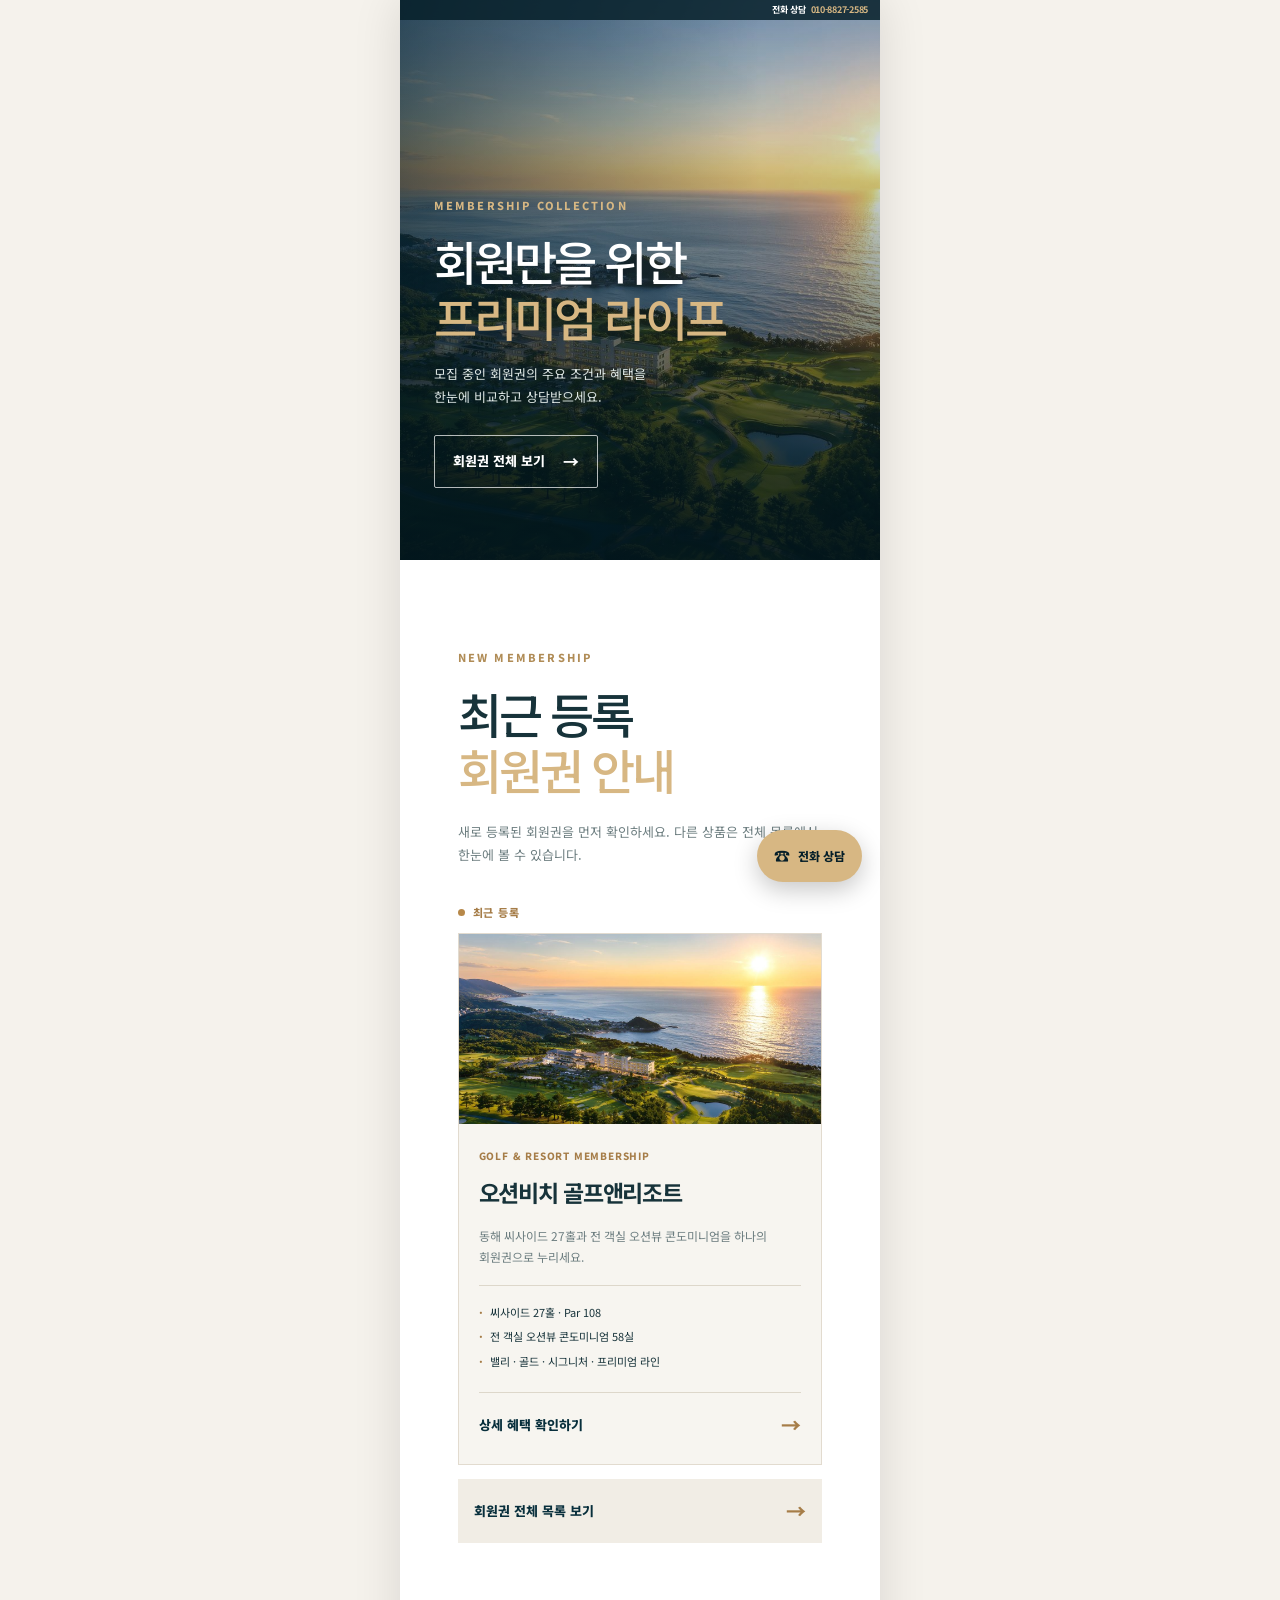
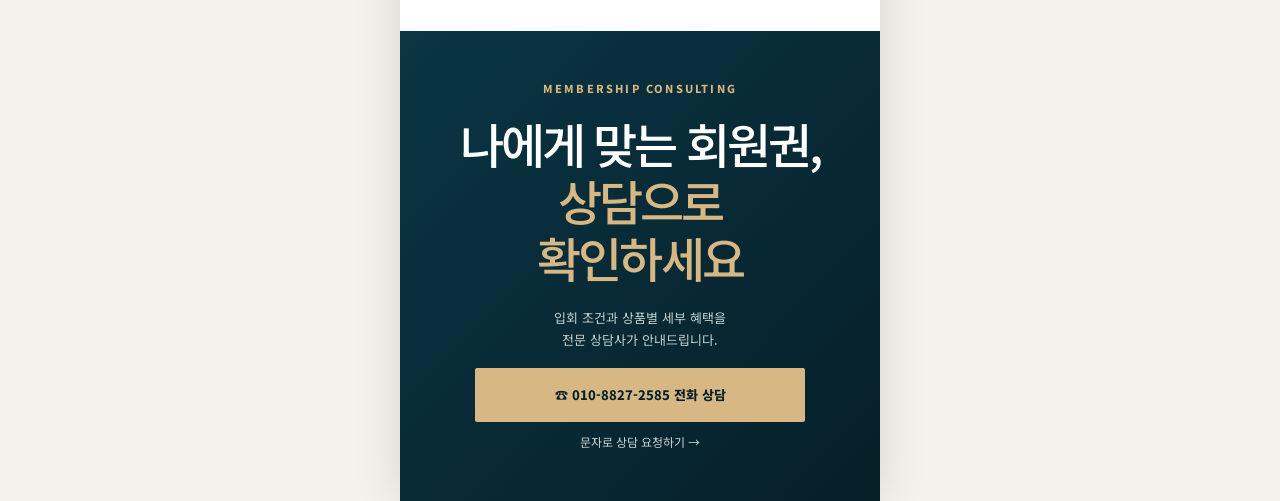
<file: index.html>
<!doctype html>
<html lang="ko">
<head>
  <meta charset="utf-8" />
  <meta name="viewport" content="width=device-width, initial-scale=1, viewport-fit=cover" />
  <meta name="theme-color" content="#082f3c" />
  <meta name="description" content="신규 회원권 안내｜모집 조건과 상담 방법을 확인하세요." />
  <meta property="og:type" content="website" />
  <meta property="og:site_name" content="신규 회원권 안내" />
  <meta property="og:title" content="신규 회원권 안내" />
  <meta property="og:description" content="새롭게 등록된 회원권의 상세 혜택과 상담 방법을 안내드립니다." />
  <meta property="og:image" content="assets/ob-course.jpg" />
  <meta property="og:image:alt" content="신규 회원권 안내" />
  <meta name="twitter:card" content="summary_large_image" />
  <title>신규 회원권 안내</title>
  <link rel="preconnect" href="https://fonts.googleapis.com" />
  <link rel="preconnect" href="https://fonts.gstatic.com" crossorigin />
  <link href="https://fonts.googleapis.com/css2?family=Noto+Sans+KR:wght@400;500;600;700;800&family=Playfair+Display:wght@600;700&display=swap" rel="stylesheet" />
  <link rel="stylesheet" href="styles.css" />
  <link rel="stylesheet" href="responsive.css" />
  <link rel="stylesheet" href="catalog.css" />
</head>
<body class="catalog-page catalog-index" data-latest-sharing-page="true">
  <header class="topbar catalog-topbar">
    <a class="top-call" href="tel:01088272585">전화 상담 <span>010-8827-2585</span></a>
  </header>
  <main>
    <section class="catalog-hero">
      <div class="catalog-hero-image"></div><div class="catalog-hero-shade"></div>
      <div class="catalog-hero-copy"><p class="eyebrow light">MEMBERSHIP COLLECTION</p><h1>회원만을 위한<br /><em>프리미엄 라이프</em></h1><p>모집 중인 회원권의 주요 조건과 혜택을<br />한눈에 비교하고 상담받으세요.</p><a class="button button-light" href="memberships/">회원권 전체 보기 <span>→</span></a></div>
    </section>
    <section id="membership-list" class="catalog-list section-pad">
      <p class="eyebrow">NEW MEMBERSHIP</p><h2>최근 등록<br /><em>회원권 안내</em></h2><p class="body-copy">새로 등록된 회원권을 먼저 확인하세요. 다른 상품은 전체 목록에서 한눈에 볼 수 있습니다.</p>
      <p class="latest-label"><span></span> 최근 등록</p>
      <div data-membership-latest></div>
      <a class="item-link catalog-all-link" href="memberships/">회원권 전체 목록 보기 <span>→</span></a>
    </section>
    <section class="catalog-callout section-pad"><p class="eyebrow light">MEMBERSHIP CONSULTING</p><h2>나에게 맞는 회원권,<br /><em>상담으로 확인하세요</em></h2><p>입회 조건과 상품별 세부 혜택을<br />전문 상담사가 안내드립니다.</p><a class="button button-gold" href="tel:01088272585">☎ 010-8827-2585 전화 상담</a><a class="sms-link" href="sms:01088272585?body=오션비치 회원권 상담 요청드립니다.">문자로 상담 요청하기 →</a></section>
  </main>
  <a class="floating-call" href="tel:01088272585" aria-label="전화 상담">☎ <span>전화 상담</span></a>
  <script src="membership-data.js"></script>
</body>
</html>
</file>
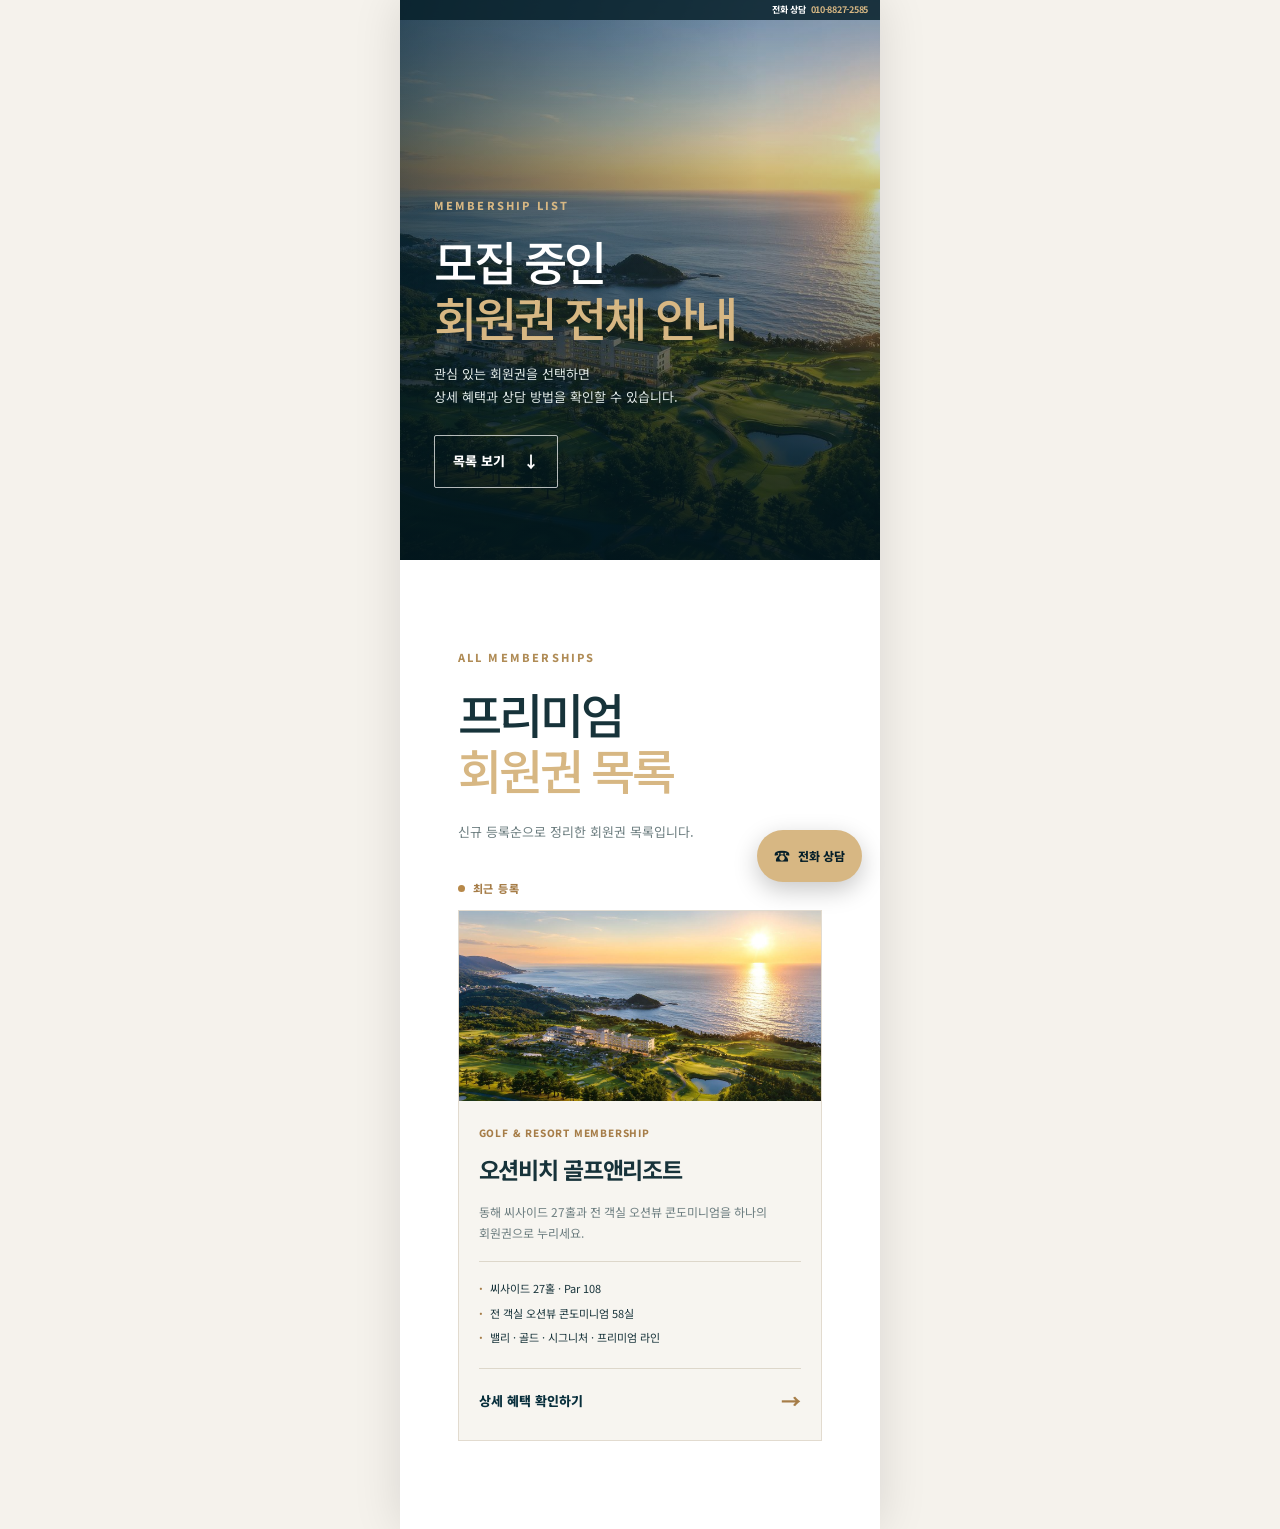
<file: memberships/index.html>
<!doctype html>
<html lang="ko">
<head>
  <meta charset="utf-8" />
  <base href="../" />
  <meta name="viewport" content="width=device-width, initial-scale=1, viewport-fit=cover" />
  <meta name="theme-color" content="#082f3c" />
  <meta name="description" content="모집 중인 프리미엄 골프·리조트 회원권 전체 목록" />
  <meta property="og:type" content="website" />
  <meta property="og:site_name" content="프리미엄 회원권 안내" />
  <meta property="og:title" content="회원권 전체 목록" />
  <meta property="og:description" content="현재 모집 중인 회원권과 주요 혜택을 한눈에 확인하세요." />
  <meta property="og:image" content="assets/ob-aerial.jpg" />
  <meta name="twitter:card" content="summary_large_image" />
  <title>회원권 전체 목록</title>
  <link rel="preconnect" href="https://fonts.googleapis.com" />
  <link rel="preconnect" href="https://fonts.gstatic.com" crossorigin />
  <link href="https://fonts.googleapis.com/css2?family=Noto+Sans+KR:wght@400;500;600;700;800&family=Playfair+Display:wght@600;700&display=swap" rel="stylesheet" />
  <link rel="stylesheet" href="styles.css" />
  <link rel="stylesheet" href="responsive.css" />
  <link rel="stylesheet" href="catalog.css" />
</head>
<body class="catalog-page catalog-index">
  <header class="topbar catalog-topbar"><a class="top-call" href="tel:01088272585">전화 상담 <span>010-8827-2585</span></a></header>
  <main>
    <section class="catalog-hero">
      <div class="catalog-hero-image"></div><div class="catalog-hero-shade"></div>
      <div class="catalog-hero-copy"><p class="eyebrow light">MEMBERSHIP LIST</p><h1>모집 중인<br /><em>회원권 전체 안내</em></h1><p>관심 있는 회원권을 선택하면<br />상세 혜택과 상담 방법을 확인할 수 있습니다.</p><a class="button button-light" href="#membership-list">목록 보기 <span>↓</span></a></div>
    </section>
    <section id="membership-list" class="catalog-list section-pad">
      <p class="eyebrow">ALL MEMBERSHIPS</p><h2>프리미엄<br /><em>회원권 목록</em></h2><p class="body-copy">신규 등록순으로 정리한 회원권 목록입니다.</p>
      <p class="latest-label"><span></span> 최근 등록</p>
      <div data-membership-list></div>
    </section>
  </main>
  <a class="floating-call" href="tel:01088272585" aria-label="전화 상담">☎ <span>전화 상담</span></a>
  <script src="membership-data.js"></script>
</body>
</html>
</file>
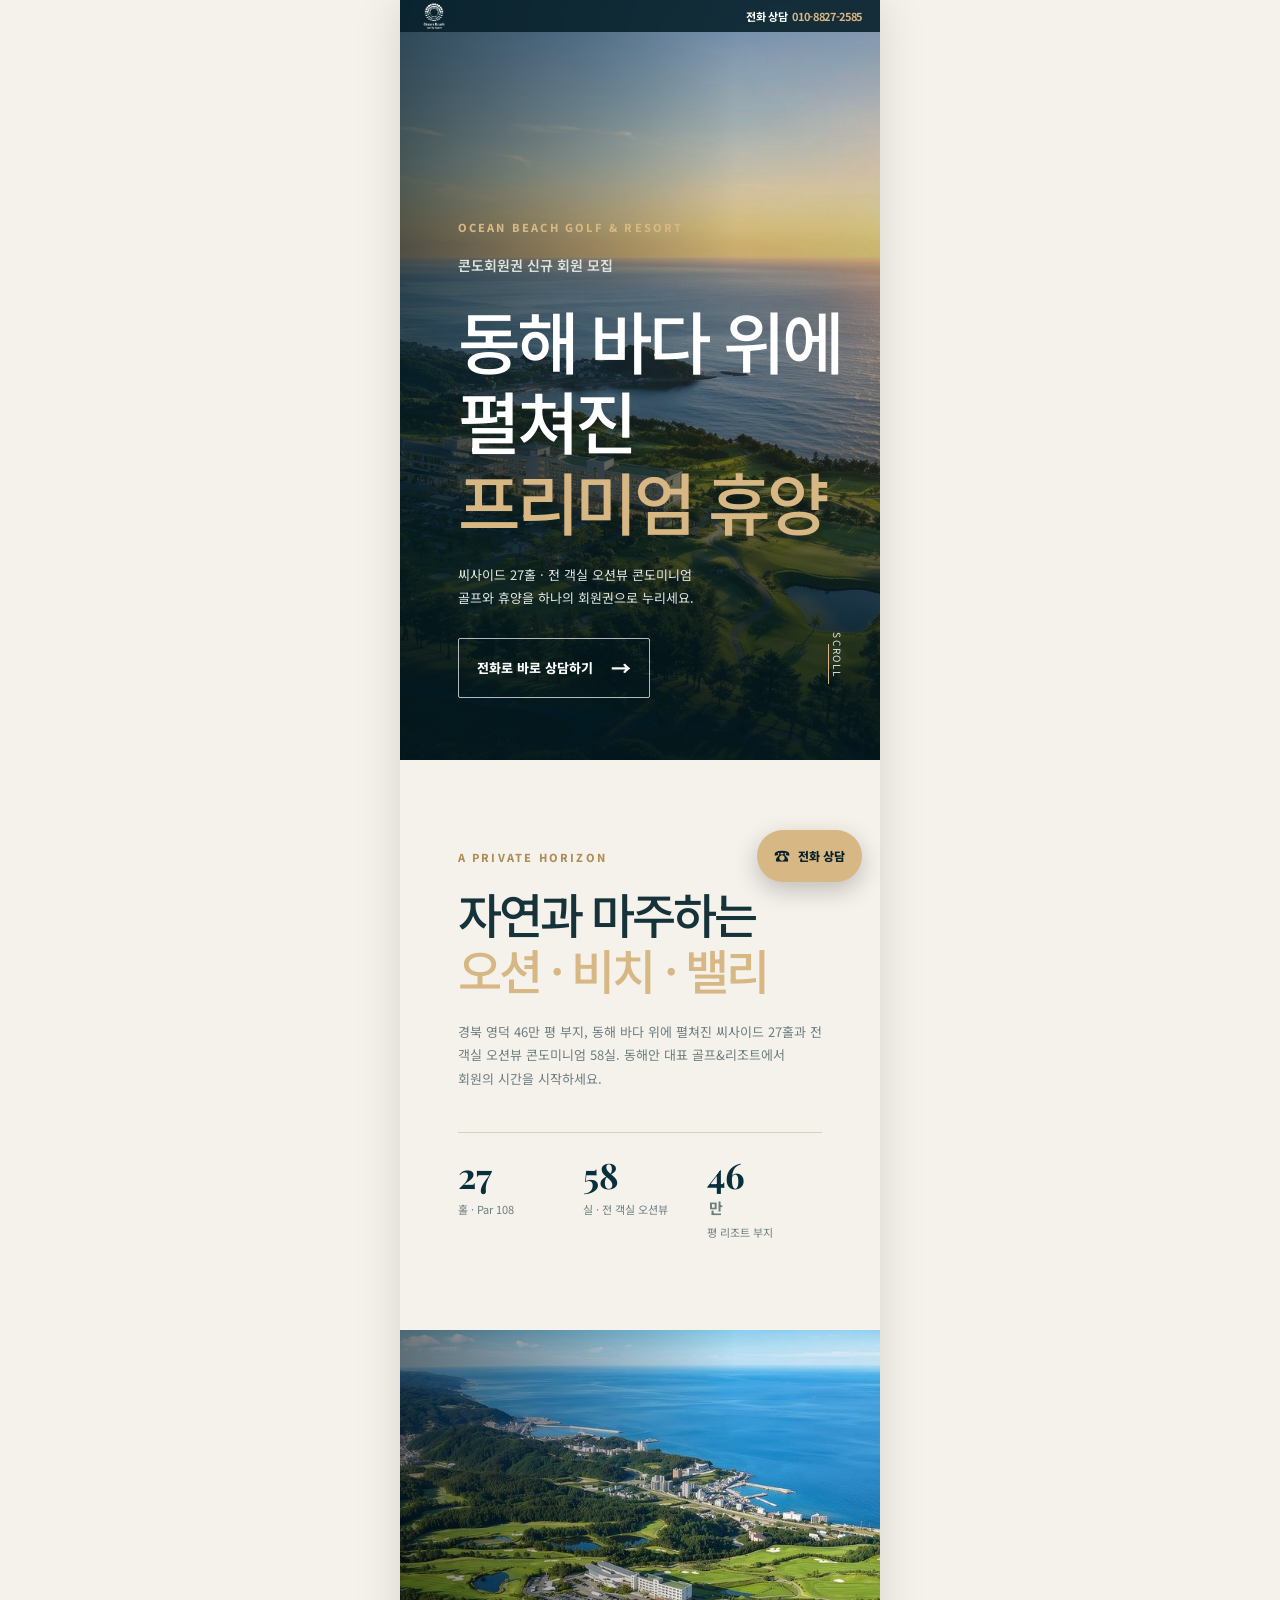
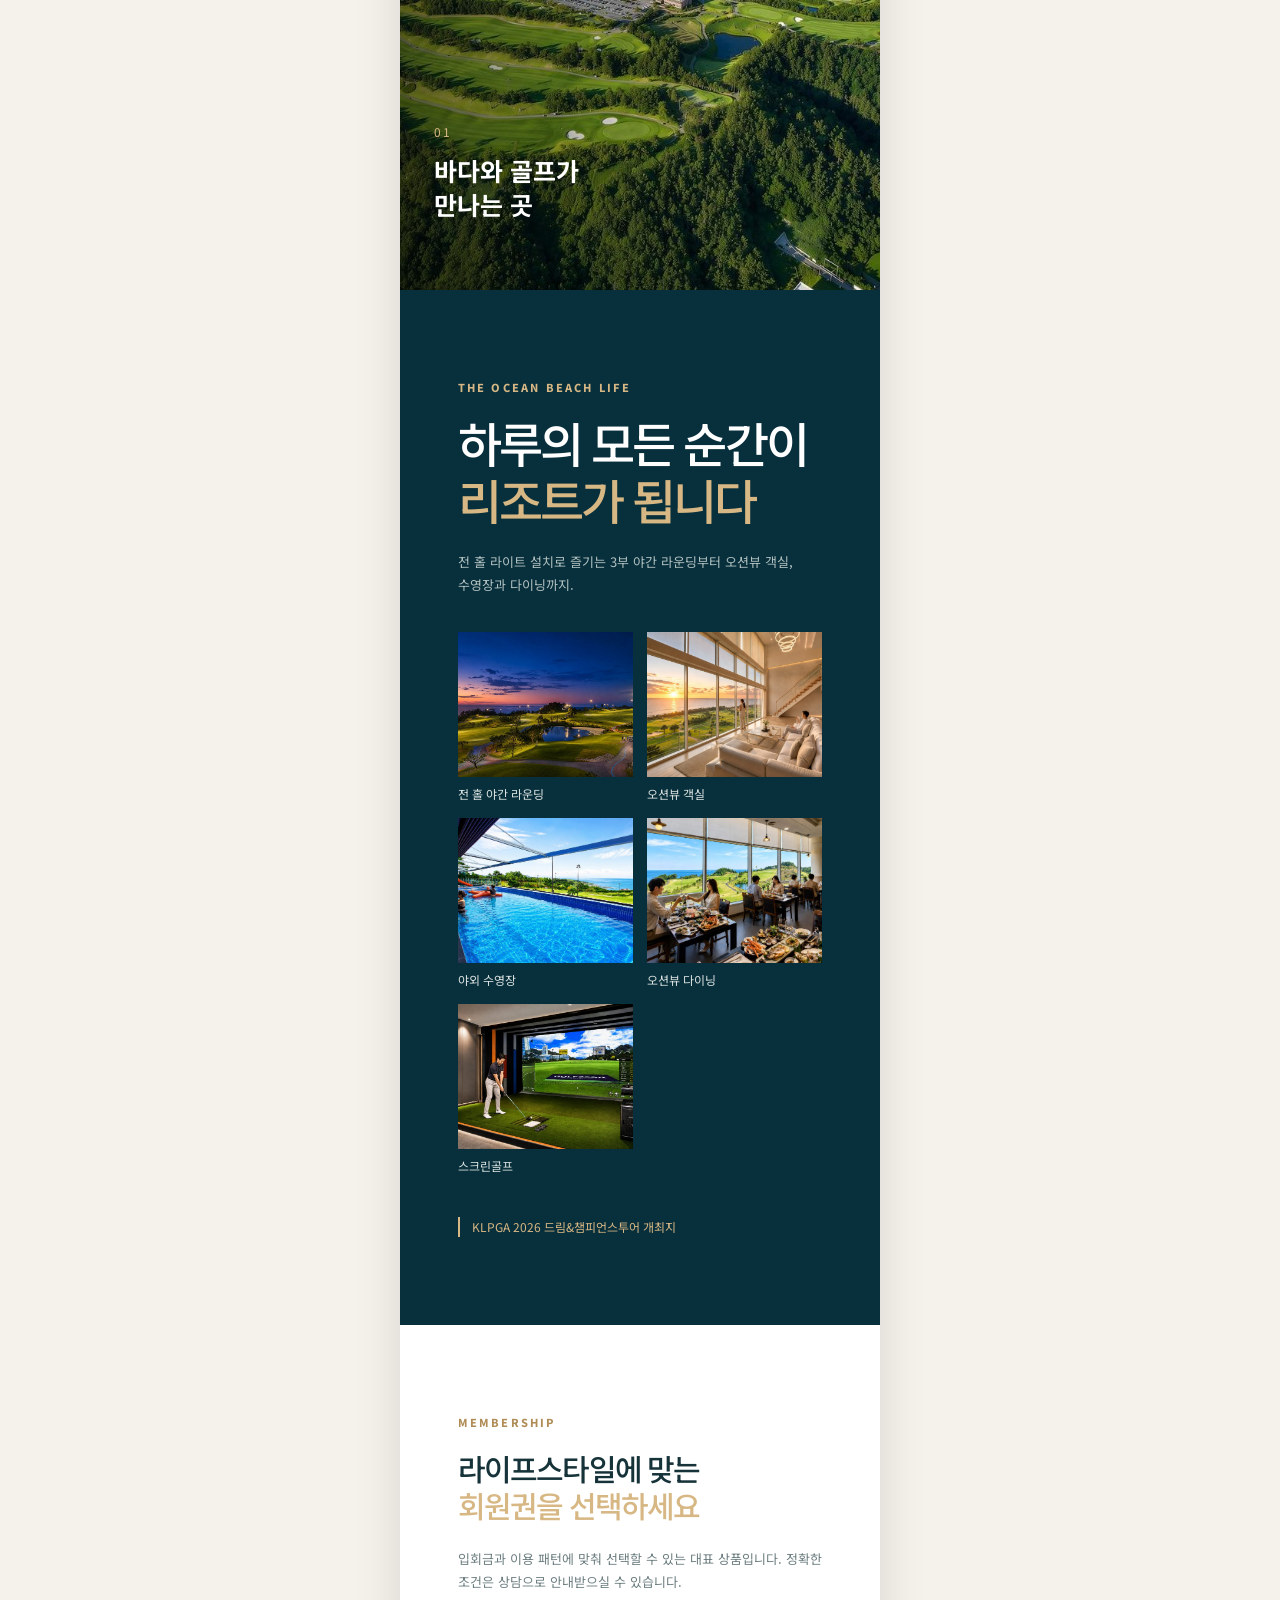
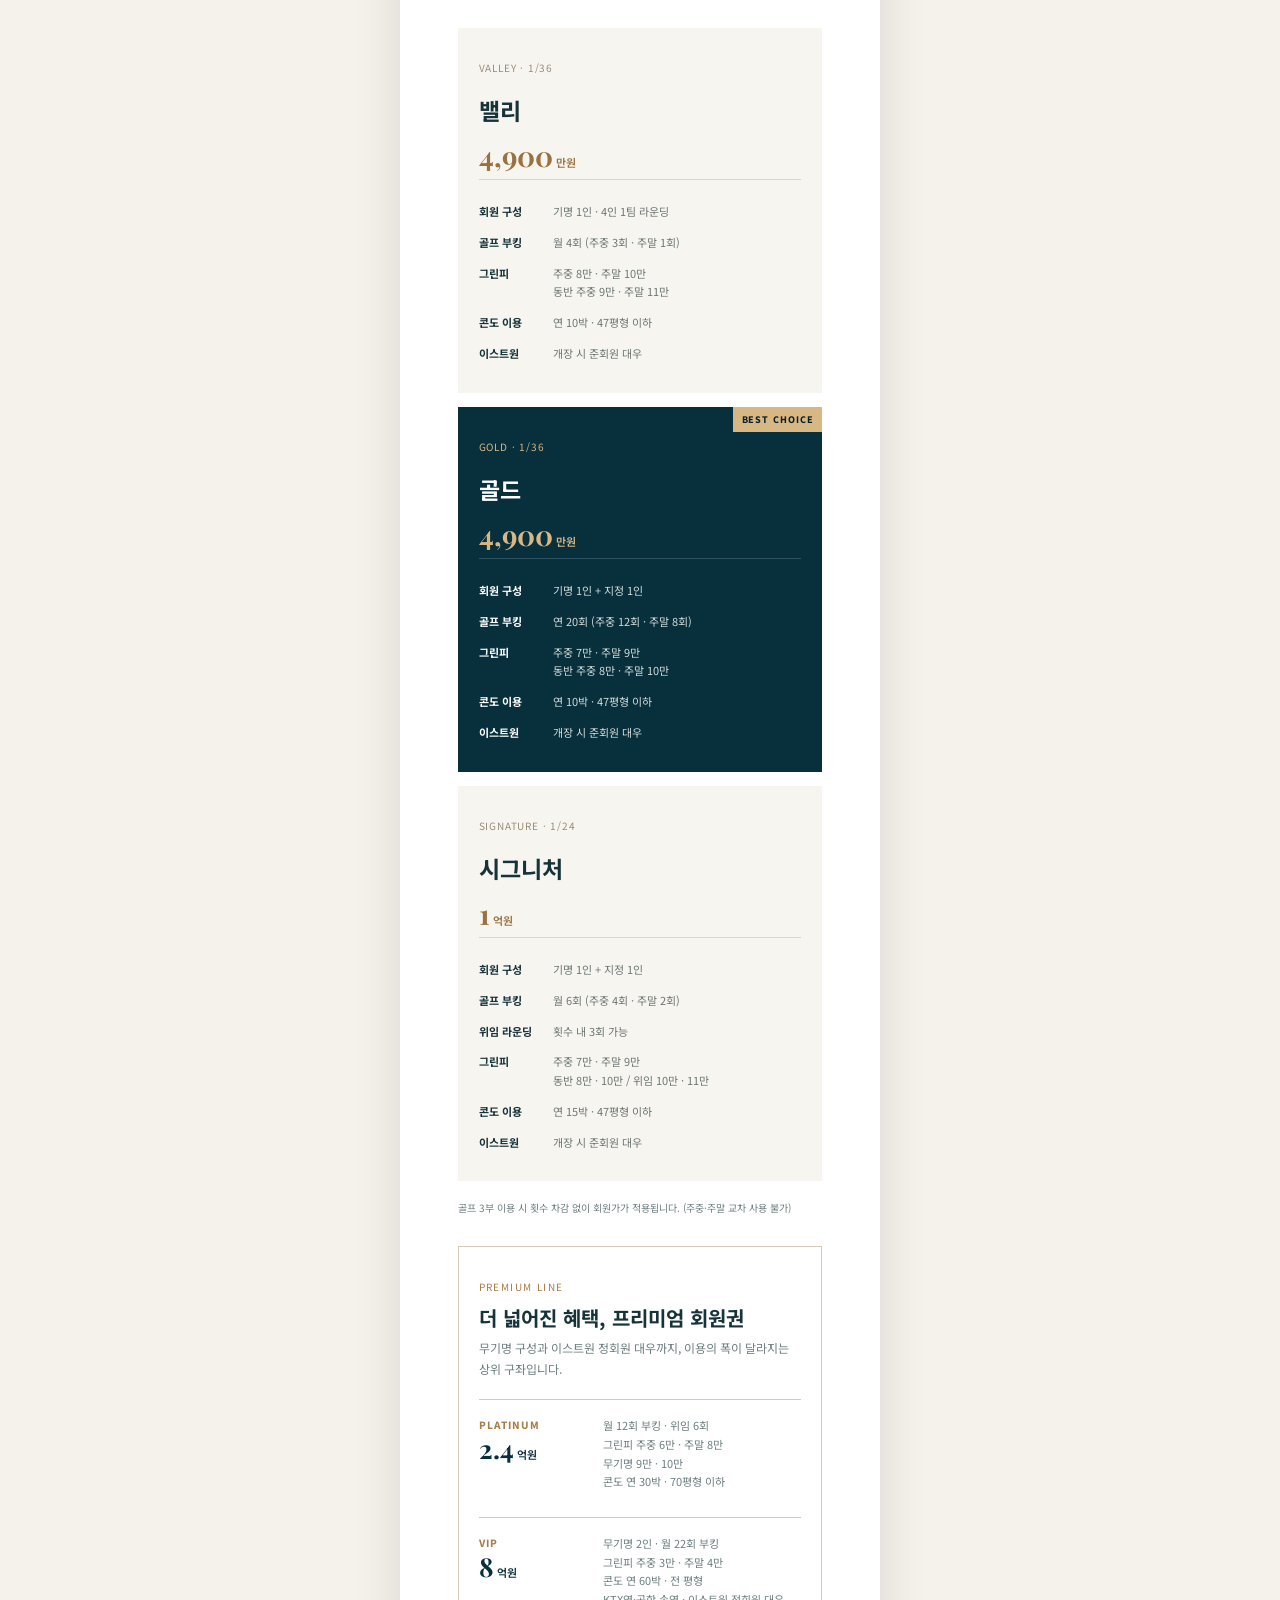
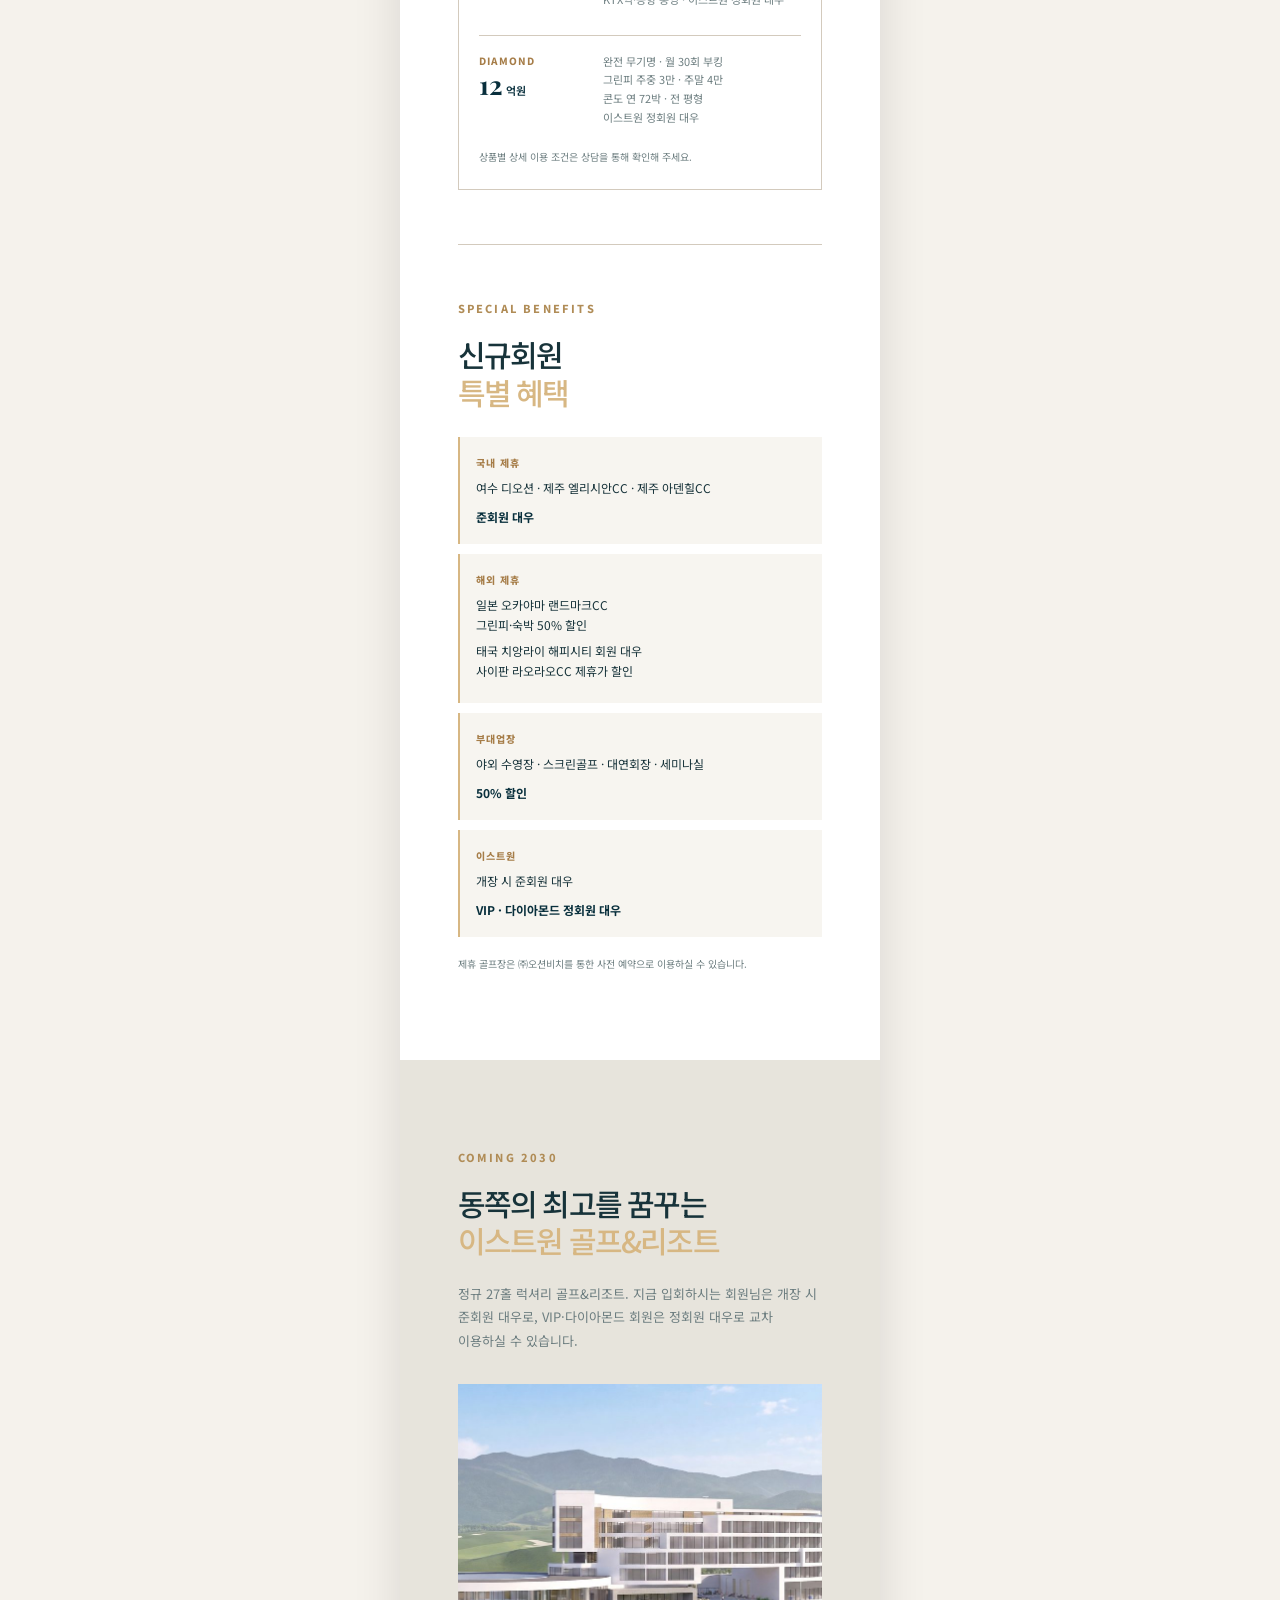
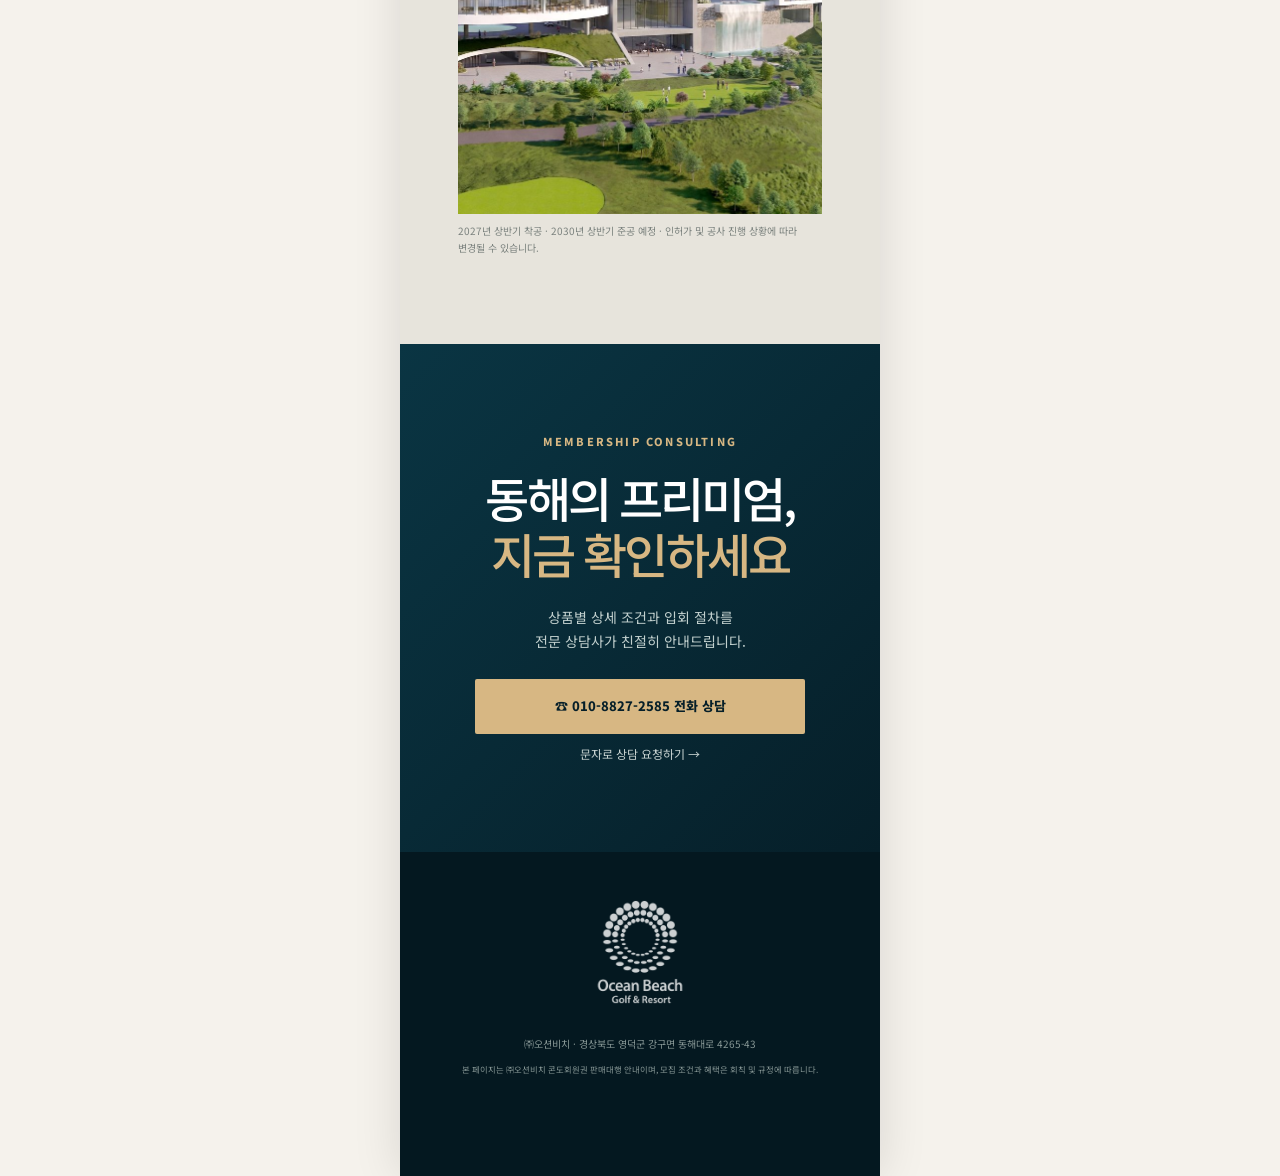
<file: oceanbeach/index.html>
<!doctype html>
<html lang="ko">
<head>
  <meta charset="utf-8" />
  <base href="../" />
  <meta name="viewport" content="width=device-width, initial-scale=1, viewport-fit=cover" />
  <meta name="theme-color" content="#082f3c" />
  <meta name="description" content="오션비치 골프앤리조트 콘도회원권 상담 안내" />
  <meta property="og:type" content="website" />
  <meta property="og:site_name" content="오션비치 골프앤리조트" />
  <meta property="og:title" content="오션비치 골프앤리조트 | 회원권 상담" />
  <meta property="og:description" content="동해 바다 위에 펼쳐진 씨사이드 27홀과 오션뷰 콘도미니엄. 회원권 상담을 받아보세요." />
  <meta property="og:image" content="assets/ob-aerial.jpg" />
  <meta property="og:image:alt" content="동해를 바라보는 오션비치 골프앤리조트" />
  <meta name="twitter:card" content="summary_large_image" />
  <title>오션비치 골프앤리조트 | 회원권 상담</title>
  <link rel="preconnect" href="https://fonts.googleapis.com" />
  <link rel="preconnect" href="https://fonts.gstatic.com" crossorigin />
  <link href="https://fonts.googleapis.com/css2?family=Noto+Sans+KR:wght@400;500;600;700;800&family=Playfair+Display:wght@600;700&display=swap" rel="stylesheet" />
  <link rel="stylesheet" href="styles.css" />
  <link rel="stylesheet" href="responsive.css" />
</head>
<body>
  <header class="topbar">
    <a class="brand" href="./" aria-label="회원권 전체 목록">
      <img src="assets/logo.webp" alt="Ocean Beach Golf & Resort" />
    </a>
    <a class="top-call" href="tel:01088272585">전화 상담 <span>010-8827-2585</span></a>
  </header>

  <main id="top">
    <section class="hero">
      <div class="hero-image"></div>
      <div class="hero-shade"></div>
      <div class="hero-copy">
        <p class="eyebrow light">OCEAN BEACH GOLF & RESORT</p>
        <p class="kicker">콘도회원권 신규 회원 모집</p>
        <h1>동해 바다 위에 펼쳐진<br /><em>프리미엄 휴양</em></h1>
        <p class="hero-desc">씨사이드 27홀 · 전 객실 오션뷰 콘도미니엄<br />골프와 휴양을 하나의 회원권으로 누리세요.</p>
        <a class="button button-light" href="tel:01088272585">전화로 바로 상담하기 <span>→</span></a>
      </div>
      <div class="scroll-cue">SCROLL <span></span></div>
    </section>

    <section class="intro section-pad">
      <p class="eyebrow">A PRIVATE HORIZON</p>
      <h2>자연과 마주하는<br /><em>오션 · 비치 · 밸리</em></h2>
      <p class="body-copy">경북 영덕 46만 평 부지, 동해 바다 위에 펼쳐진 씨사이드 27홀과 전 객실 오션뷰 콘도미니엄 58실. 동해안 대표 골프&리조트에서 회원의 시간을 시작하세요.</p>
      <div class="stat-grid">
        <div><strong>27</strong><span>홀 · Par 108</span></div>
        <div><strong>58</strong><span>실 · 전 객실 오션뷰</span></div>
        <div><strong>46<span>만</span></strong><span>평 리조트 부지</span></div>
      </div>
    </section>

    <section class="feature-photo">
      <img src="assets/ob-course.jpg" alt="오션비치 씨사이드 코스와 동해" />
      <div class="photo-label"><span>01</span><strong>바다와 골프가<br />만나는 곳</strong></div>
    </section>

    <section class="experience section-pad dark-section">
      <p class="eyebrow light">THE OCEAN BEACH LIFE</p>
      <h2>하루의 모든 순간이<br /><em>리조트가 됩니다</em></h2>
      <p class="muted">전 홀 라이트 설치로 즐기는 3부 야간 라운딩부터 오션뷰 객실, 수영장과 다이닝까지.</p>
      <div class="experience-list">
        <figure><img src="assets/ob-night.jpg" alt="야간 라운딩" /><figcaption>전 홀 야간 라운딩</figcaption></figure>
        <figure><img src="assets/ob-room.jpg" alt="복층형 오션뷰 객실" /><figcaption>오션뷰 객실</figcaption></figure>
        <figure><img src="assets/ob-pool.jpg" alt="야외 수영장" /><figcaption>야외 수영장</figcaption></figure>
        <figure><img src="assets/ob-dining.jpg" alt="오션뷰 레스토랑" /><figcaption>오션뷰 다이닝</figcaption></figure>
        <figure><img src="assets/ob-screen.jpg" alt="스크린골프장" /><figcaption>스크린골프</figcaption></figure>
      </div>
      <p class="tour-note">KLPGA 2026 드림&챔피언스투어 개최지</p>
    </section>

    <section class="membership section-pad">
      <p class="eyebrow">MEMBERSHIP</p>
      <h2>라이프스타일에 맞는<br /><em>회원권을 선택하세요</em></h2>
      <p class="body-copy">입회금과 이용 패턴에 맞춰 선택할 수 있는 대표 상품입니다. 정확한 조건은 상담으로 안내받으실 수 있습니다.</p>
      <div class="cards">
        <article class="plan-card"><div class="plan-head"><span>VALLEY · 1/36</span><h3>밸리</h3><strong>4,900<small>만원</small></strong></div><ul><li><b>회원 구성</b>기명 1인 · 4인 1팀 라운딩</li><li><b>골프 부킹</b>월 4회 (주중 3회 · 주말 1회)</li><li><b>그린피</b>주중 8만 · 주말 10만<br />동반 주중 9만 · 주말 11만</li><li><b>콘도 이용</b>연 10박 · 47평형 이하</li><li><b>이스트원</b>개장 시 준회원 대우</li></ul></article>
        <article class="plan-card featured"><div class="popular">BEST CHOICE</div><div class="plan-head"><span>GOLD · 1/36</span><h3>골드</h3><strong>4,900<small>만원</small></strong></div><ul><li><b>회원 구성</b>기명 1인 + 지정 1인</li><li><b>골프 부킹</b>연 20회 (주중 12회 · 주말 8회)</li><li><b>그린피</b>주중 7만 · 주말 9만<br />동반 주중 8만 · 주말 10만</li><li><b>콘도 이용</b>연 10박 · 47평형 이하</li><li><b>이스트원</b>개장 시 준회원 대우</li></ul></article>
        <article class="plan-card"><div class="plan-head"><span>SIGNATURE · 1/24</span><h3>시그니처</h3><strong>1<small>억원</small></strong></div><ul><li><b>회원 구성</b>기명 1인 + 지정 1인</li><li><b>골프 부킹</b>월 6회 (주중 4회 · 주말 2회)</li><li><b>위임 라운딩</b>횟수 내 3회 가능</li><li><b>그린피</b>주중 7만 · 주말 9만<br />동반 8만 · 10만 / 위임 10만 · 11만</li><li><b>콘도 이용</b>연 15박 · 47평형 이하</li><li><b>이스트원</b>개장 시 준회원 대우</li></ul></article>
      </div>
      <p class="membership-note">골프 3부 이용 시 횟수 차감 없이 회원가가 적용됩니다. (주중·주말 교차 사용 불가)</p>
      <section class="premium" aria-label="프리미엄 라인 안내">
        <div class="premium-intro"><span>PREMIUM LINE</span><h3>더 넓어진 혜택, 프리미엄 회원권</h3><p>무기명 구성과 이스트원 정회원 대우까지, 이용의 폭이 달라지는 상위 구좌입니다.</p></div>
        <div class="premium-plans">
          <article class="premium-card"><div><span>PLATINUM</span><strong>2.4<small>억원</small></strong></div><p>월 12회 부킹 · 위임 6회<br />그린피 주중 6만 · 주말 8만<br />무기명 9만 · 10만<br />콘도 연 30박 · 70평형 이하</p></article>
          <article class="premium-card"><div><span>VIP</span><strong>8<small>억원</small></strong></div><p>무기명 2인 · 월 22회 부킹<br />그린피 주중 3만 · 주말 4만<br />콘도 연 60박 · 전 평형<br />KTX역·공항 송영 · 이스트원 정회원 대우</p></article>
          <article class="premium-card"><div><span>DIAMOND</span><strong>12<small>억원</small></strong></div><p>완전 무기명 · 월 30회 부킹<br />그린피 주중 3만 · 주말 4만<br />콘도 연 72박 · 전 평형<br />이스트원 정회원 대우</p></article>
        </div>
        <p class="premium-note">상품별 상세 이용 조건은 상담을 통해 확인해 주세요.</p>
      </section>
      <section class="benefits" aria-label="신규회원 특별 혜택">
        <p class="eyebrow">SPECIAL BENEFITS</p>
        <h2>신규회원<br /><em>특별 혜택</em></h2>
        <div class="benefit-list">
          <article><span>국내 제휴</span><p>여수 디오션 · 제주 엘리시안CC · 제주 아덴힐CC</p><strong>준회원 대우</strong></article>
          <article><span>해외 제휴</span><p>일본 오카야마 랜드마크CC<br />그린피·숙박 50% 할인</p><p>태국 치앙라이 해피시티 회원 대우<br />사이판 라오라오CC 제휴가 할인</p></article>
          <article><span>부대업장</span><p>야외 수영장 · 스크린골프 · 대연회장 · 세미나실</p><strong>50% 할인</strong></article>
          <article><span>이스트원</span><p>개장 시 준회원 대우</p><strong>VIP · 다이아몬드 정회원 대우</strong></article>
        </div>
        <p class="benefit-note">제휴 골프장은 ㈜오션비치를 통한 사전 예약으로 이용하실 수 있습니다.</p>
      </section>
    </section>

    <section class="eastone section-pad">
      <div class="eastone-copy"><p class="eyebrow">COMING 2030</p><h2>동쪽의 최고를 꿈꾸는<br /><em>이스트원 골프&리조트</em></h2><p class="body-copy">정규 27홀 럭셔리 골프&리조트. 지금 입회하시는 회원님은 개장 시 준회원 대우로, VIP·다이아몬드 회원은 정회원 대우로 교차 이용하실 수 있습니다.</p></div>
      <img src="assets/eastone-clubhouse.jpg" alt="이스트원 클럽하우스 및 콘도미니엄 조감도" />
      <p class="caption">2027년 상반기 착공 · 2030년 상반기 준공 예정 · 인허가 및 공사 진행 상황에 따라 변경될 수 있습니다.</p>
    </section>

    <section class="contact section-pad">
      <div class="contact-inner"><p class="eyebrow light">MEMBERSHIP CONSULTING</p><h2>동해의 프리미엄,<br /><em>지금 확인하세요</em></h2><p>상품별 상세 조건과 입회 절차를<br />전문 상담사가 친절히 안내드립니다.</p><a class="button button-gold" href="tel:01088272585">☎ 010-8827-2585 전화 상담</a><a class="sms-link" href="sms:01088272585?body=오션비치 회원권 상담 요청드립니다.">문자로 상담 요청하기 →</a></div>
    </section>
  </main>

  <footer><img src="assets/logo.webp" alt="Ocean Beach Golf & Resort" /><p>㈜오션비치 · 경상북도 영덕군 강구면 동해대로 4265-43</p><small>본 페이지는 ㈜오션비치 콘도회원권 판매대행 안내이며, 모집 조건과 혜택은 회칙 및 규정에 따릅니다.</small></footer>
  <a class="floating-call" href="tel:01088272585" aria-label="전화 상담">☎ <span>전화 상담</span></a>
</body>
</html>
</file>
<file: styles.css>
:root{--navy:#082f3c;--deep:#061f29;--cream:#f5f2ec;--sand:#d7b783;--ink:#17333a;--muted:#6d7e80}*{box-sizing:border-box}html{scroll-behavior:smooth}body{margin:0;color:var(--ink);font-family:'Noto Sans KR',sans-serif;background:var(--cream);line-height:1.7}a{color:inherit;text-decoration:none}img{display:block;max-width:100%}.topbar{height:64px;position:fixed;top:0;left:0;right:0;z-index:10;display:flex;align-items:center;justify-content:space-between;padding:0 5%;background:rgba(6,31,41,.88);backdrop-filter:blur(12px)}.brand img{width:145px;filter:brightness(0) invert(1)}.top-call{font-size:12px;color:#fff;font-weight:700}.top-call span{color:var(--sand);margin-left:6px}.hero{height:min(760px,100svh);min-height:640px;position:relative;color:#fff;overflow:hidden;display:flex;align-items:flex-end}.hero-image{position:absolute;inset:0;background:url('https://culeisure.github.io/oceanbeachgolfnresort/img/ob-aerial.jpg') center/cover}.hero-shade{position:absolute;inset:0;background:linear-gradient(0deg,rgba(2,22,29,.92),rgba(3,38,47,.18) 70%),linear-gradient(90deg,rgba(3,25,32,.6),transparent 70%)}.hero-copy{position:relative;z-index:1;padding:0 7% 18%;max-width:680px}.eyebrow{letter-spacing:.2em;font-size:11px;font-weight:800;color:#b08c56;margin:0 0 18px}.eyebrow.light{color:var(--sand)}.kicker{font-size:14px;font-weight:600;margin:0 0 22px;color:#dce4e2}h1,h2,h3,p{margin-top:0}h1,h2{font-weight:500;letter-spacing:-.06em;line-height:1.18;margin-bottom:22px}h1{font-size:clamp(37px,8vw,68px)}h2{font-size:clamp(30px,7vw,48px)}em{color:var(--sand);font-style:normal}.hero-desc{font-size:14px;color:#dfe8e6;line-height:1.85}.button{display:inline-flex;align-items:center;justify-content:center;border-radius:2px;padding:12px 18px;font-weight:800;font-size:13px;margin-top:15px}.button-light{border:1px solid rgba(255,255,255,.7);color:#fff}.button span{font-size:20px;margin-left:18px}.button-gold{background:var(--sand);color:var(--deep);padding:16px 25px}.scroll-cue{position:absolute;right:7%;bottom:10%;font-size:10px;letter-spacing:.18em;color:#dbe2df;writing-mode:vertical-rl}.scroll-cue span{display:block;height:40px;border-left:1px solid var(--sand);margin:12px auto 0}.section-pad{padding:88px 7%}.intro{background:var(--cream)}.body-copy{color:var(--muted);font-size:14px;line-height:1.9;max-width:620px}.stat-grid{display:grid;grid-template-columns:repeat(3,1fr);gap:10px;border-top:1px solid #d6d0c3;margin-top:42px;padding-top:24px}.stat-grid strong{display:block;font-family:'Playfair Display',serif;color:var(--navy);font-size:35px;line-height:1}.stat-grid strong span{font-family:'Noto Sans KR';font-size:15px;margin-left:2px}.stat-grid span{display:block;font-size:11px;color:var(--muted);margin-top:8px}.feature-photo{height:430px;position:relative;overflow:hidden}.feature-photo img{height:100%;width:100%;object-fit:cover}.feature-photo:after{content:'';position:absolute;inset:0;background:linear-gradient(90deg,rgba(0,0,0,.5),transparent 70%)}.photo-label{position:absolute;z-index:1;left:7%;bottom:12%;color:#fff}.photo-label span{display:block;color:var(--sand);font-size:12px;letter-spacing:.2em;margin-bottom:12px}.photo-label strong{font-size:25px;line-height:1.35}.dark-section{background:var(--navy);color:#fff}.muted{color:#b1c1c0;font-size:14px}.experience-list{display:grid;grid-template-columns:1fr 1fr;gap:14px;margin-top:35px}.experience-list figure{margin:0}.experience-list img{height:145px;width:100%;object-fit:cover}.experience-list figcaption{font-size:12px;color:#dce4e2;margin-top:7px}.tour-note{border-left:2px solid var(--sand);padding-left:12px;color:var(--sand);font-size:12px;margin:40px 0 0}.membership{background:#fff}.cards{display:flex;overflow-x:auto;gap:14px;margin:35px -7% 0;padding:0 7% 16px;scroll-snap-type:x mandatory}.plan-card{background:#f7f5f0;min-width:270px;padding:24px 21px;scroll-snap-align:start;position:relative}.plan-card.featured{background:var(--navy);color:#fff}.popular{position:absolute;top:0;right:0;background:var(--sand);color:var(--deep);font-size:9px;font-weight:800;letter-spacing:.1em;padding:5px 9px}.plan-head>span{font-size:10px;color:#9a8b76;letter-spacing:.08em}.featured .plan-head>span{color:var(--sand)}.plan-head h3{font-size:23px;margin:12px 0 2px}.plan-head strong{color:#997240;font-family:'Playfair Display',serif;font-size:28px}.featured .plan-head strong{color:var(--sand)}.plan-head small{font:600 11px 'Noto Sans KR';margin-left:3px}.plan-card ul{list-style:none;padding:16px 0 0;margin:0;border-top:1px solid #ddd7ca;font-size:11px}.featured ul{border-color:#2e5260}.plan-card li{display:flex;gap:9px;padding:6px 0;color:#6d7775}.featured li{color:#d2dcda}.plan-card li b{min-width:65px;color:var(--ink)}.featured li b{color:#fff}.premium{margin-top:30px;border:1px solid #d3cabd;padding:20px}.premium span{font-size:10px;letter-spacing:.14em;color:#a67d48}.premium h3{font-size:18px;margin:6px 0}.premium p{font-size:12px;color:var(--muted);margin:0}.eastone{background:#e7e4dc}.eastone img{margin:32px -7% 0;width:calc(100% + 14%);height:240px;object-fit:cover}.caption{font-size:10px;color:#7b827e;margin:8px 0 0}.contact{background:linear-gradient(135deg,#0a3543,#061f29);color:#fff;text-align:center}.contact-inner{max-width:560px;margin:0 auto}.contact p:not(.eyebrow){color:#c2d0ce;font-size:14px}.contact .button{display:flex;width:100%;max-width:330px;margin:26px auto 10px}.sms-link{display:block;color:#c8d3d1;font-size:12px}.contact h2{margin-bottom:24px}footer{background:#041820;color:#879795;text-align:center;padding:35px 7% 100px;font-size:10px}footer img{width:130px;margin:0 auto 18px;filter:brightness(0) invert(1);opacity:.8}footer p{margin:0 0 10px}footer small{display:block;line-height:1.7}.floating-call{position:fixed;z-index:9;bottom:18px;right:18px;background:var(--sand);color:var(--deep);height:52px;min-width:52px;padding:0 17px;border-radius:28px;display:flex;align-items:center;gap:8px;box-shadow:0 8px 25px rgba(0,0,0,.22);font-weight:800}.floating-call span{font-size:12px}@media(min-width:700px){.topbar{padding:0 8%}.hero-copy{padding-left:12%;padding-bottom:13%}.section-pad{padding-left:12%;padding-right:12%}.cards{margin-left:-12%;margin-right:-12%;padding-left:12%;padding-right:12%}.feature-photo{height:560px}.eastone img{margin-left:-12%;width:calc(100% + 24%);height:430px}}
</file>
<file: responsive.css>
/* Smartphone-first layout, including desktop preview. */
html,
body {
  overflow-x: hidden;
}

.hero-image {
  background-image: url("assets/ob-aerial.jpg");
}

body {
  width: 100%;
  max-width: 480px;
  min-height: 100vh;
  margin: 0 auto;
  box-shadow: 0 0 45px rgba(0, 0, 0, .12);
}

.topbar {
  height: 32px;
  left: 50%;
  right: auto;
  width: 100%;
  max-width: 480px;
  min-width: 0;
  transform: translateX(-50%);
  padding: 0 18px;
}

.brand {
  flex: 0 0 auto;
}

.brand img {
  width: auto;
  height: 32px;
  max-width: 43vw;
  object-fit: contain;
}

.top-call {
  display: flex;
  align-items: center;
  gap: 5px;
  white-space: nowrap;
  font-size: 11px;
  letter-spacing: -.03em;
}

.top-call span {
  margin-left: 0;
}

h1,
h2,
h3,
p,
li,
figcaption {
  word-break: keep-all;
}

.hero-copy {
  padding-right: 6%;
}

.hero-desc,
.body-copy,
.muted {
  font-size: 13px;
  line-height: 1.8;
}

.membership h2,
.eastone h2 {
  font-size: clamp(24px, 6.5vw, 30px);
  line-height: 1.25;
  white-space: nowrap;
}

.cards {
  display: grid;
  grid-template-columns: 1fr;
  gap: 14px;
  overflow: visible;
  margin: 34px 0 0;
  padding: 0;
}

.plan-card {
  min-width: 0;
  width: 100%;
}

.premium {
  padding: 24px 20px;
}

.premium-intro h3 {
  font-size: 20px;
  line-height: 1.4;
}

.premium-intro p {
  margin-bottom: 20px;
  line-height: 1.7;
}

.premium-plans {
  display: grid;
  gap: 10px;
}

.premium-card {
  display: grid;
  grid-template-columns: 112px 1fr;
  gap: 12px;
  padding: 16px 0;
  border-top: 1px solid #d3cabd;
}

.premium-card > div {
  display: grid;
  align-content: start;
  gap: 3px;
}

.premium-card span {
  color: #a67d48;
  font-size: 10px;
  font-weight: 800;
  letter-spacing: .1em;
}

.premium-card strong {
  color: var(--navy);
  font-family: 'Playfair Display', serif;
  font-size: 26px;
  line-height: 1;
}

.premium-card small {
  margin-left: 3px;
  font: 600 11px 'Noto Sans KR', sans-serif;
}

.premium-card p {
  margin: 0;
  font-size: 11px;
  line-height: 1.7;
}

.premium-note {
  margin: 6px 0 0 !important;
  color: var(--muted);
  font-size: 10px !important;
}

.membership-note,
.benefit-note {
  margin: 18px 0 0;
  color: var(--muted);
  font-size: 10px;
  line-height: 1.7;
}

.benefits {
  margin-top: 54px;
  padding-top: 54px;
  border-top: 1px solid #d3cabd;
}

.benefits h2 {
  margin-bottom: 26px;
}

.benefit-list {
  display: grid;
  gap: 10px;
}

.benefit-list article {
  padding: 17px 16px;
  background: #f7f5f0;
  border-left: 2px solid var(--sand);
}

.benefit-list span {
  display: block;
  margin-bottom: 7px;
  color: #a67d48;
  font-size: 10px;
  font-weight: 800;
  letter-spacing: .1em;
}

.benefit-list p {
  margin: 0 0 5px;
  color: var(--ink);
  font-size: 12px;
  line-height: 1.7;
}

.benefit-list strong {
  display: block;
  margin-top: 8px;
  color: var(--navy);
  font-size: 12px;
}

.eastone img {
  width: 100%;
  margin: 32px auto 0;
  object-position: center;
}

.floating-call {
  right: max(18px, calc((100vw - 480px) / 2 + 18px));
}

@media (max-width: 360px) {
  .brand img {
    width: auto;
    height: 32px;
  }

  .top-call {
    font-size: 10px;
  }

  h1 {
    font-size: 35px;
  }

  h2 {
    font-size: 29px;
  }
}
</file>
<file: catalog.css>
.catalog-page .topbar{background:rgba(6,31,41,.84)}.catalog-index .catalog-topbar{height:20px;justify-content:flex-end;padding:0 12px}.catalog-index .top-call{font-size:9px}.catalog-index .catalog-callout{padding-top:48px;padding-bottom:48px}.catalog-index .catalog-callout .button{margin-top:17px}.catalog-hero{height:560px;position:relative;display:flex;align-items:flex-end;overflow:hidden;color:#fff}.catalog-hero-image{position:absolute;inset:0;background:url('assets/ob-aerial.jpg') center/cover}.catalog-hero-shade{position:absolute;inset:0;background:linear-gradient(0deg,rgba(2,22,29,.92),rgba(3,38,47,.18) 70%),linear-gradient(90deg,rgba(3,25,32,.58),transparent 75%)}.catalog-hero-copy{position:relative;z-index:1;padding:0 7% 15%;width:100%}.catalog-hero-copy h1{font-size:clamp(36px,8vw,47px);margin-bottom:18px}.catalog-hero-copy>p:not(.eyebrow){font-size:13px;line-height:1.8;color:#dfe8e6}.catalog-hero-copy .button{margin-top:13px}.catalog-hero-copy .button span{font-size:16px}.catalog-list{background:#fff}.latest-label{display:flex;align-items:center;gap:8px;margin:36px 0 12px;color:#a67d48;font-size:11px;font-weight:800;letter-spacing:.08em}.latest-label span{width:7px;height:7px;border-radius:50%;background:#b78849}.membership-item{overflow:hidden;background:#f7f5f0;border:1px solid #e2dbcf}.membership-item+.membership-item{margin-top:18px}.membership-item img{width:100%;height:190px;object-fit:cover}.membership-item-copy{padding:23px 20px 22px}.item-category{margin-bottom:9px;color:#a67d48;font-size:10px;font-weight:800;letter-spacing:.08em}.membership-item h3{margin-bottom:12px;font-size:23px;letter-spacing:-.05em}.membership-item-copy>p:not(.item-category){color:var(--muted);font-size:12px;line-height:1.75}.membership-item ul{margin:18px 0;padding:14px 0 0;list-style:none;border-top:1px solid #ddd7ca}.membership-item li{position:relative;padding:3px 0 3px 11px;color:var(--ink);font-size:11px}.membership-item li:before{content:'·';position:absolute;left:0;color:#a67d48;font-weight:800}.item-link{display:flex;align-items:center;justify-content:space-between;padding-top:15px;border-top:1px solid #ddd7ca;color:var(--navy);font-size:13px;font-weight:800}.item-link span{font-size:20px;color:#a67d48}.catalog-all-link{margin-top:14px;border-top:0;background:#f1ede5;padding:15px 16px}.catalog-callout{background:linear-gradient(135deg,#0a3543,#061f29);color:#fff;text-align:center}.catalog-callout p:not(.eyebrow){color:#c2d0ce;font-size:13px}.catalog-callout .button{display:flex;width:100%;max-width:330px;margin:25px auto 10px}.catalog-callout .sms-link{display:block;color:#c8d3d1;font-size:12px}@media(max-width:360px){.catalog-hero-copy h1{font-size:34px}.membership-item h3{font-size:21px}}
</file>
